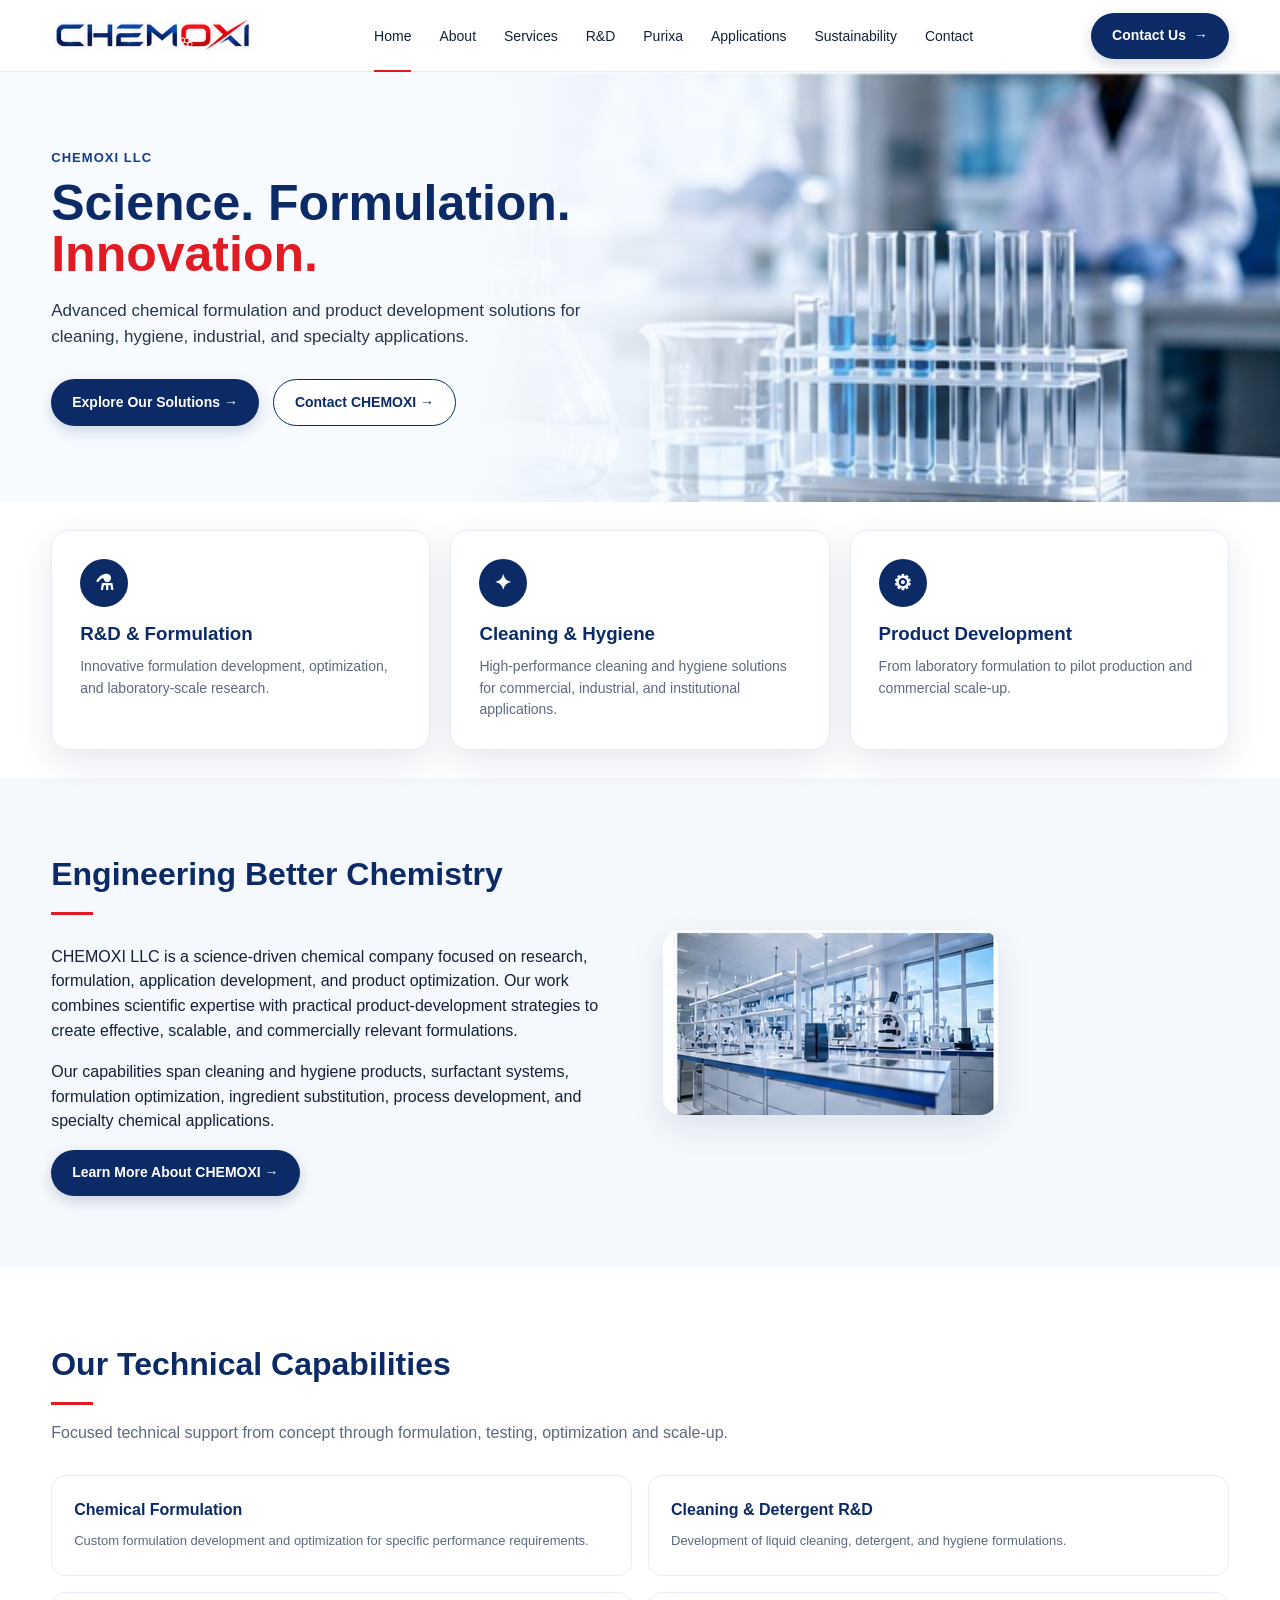
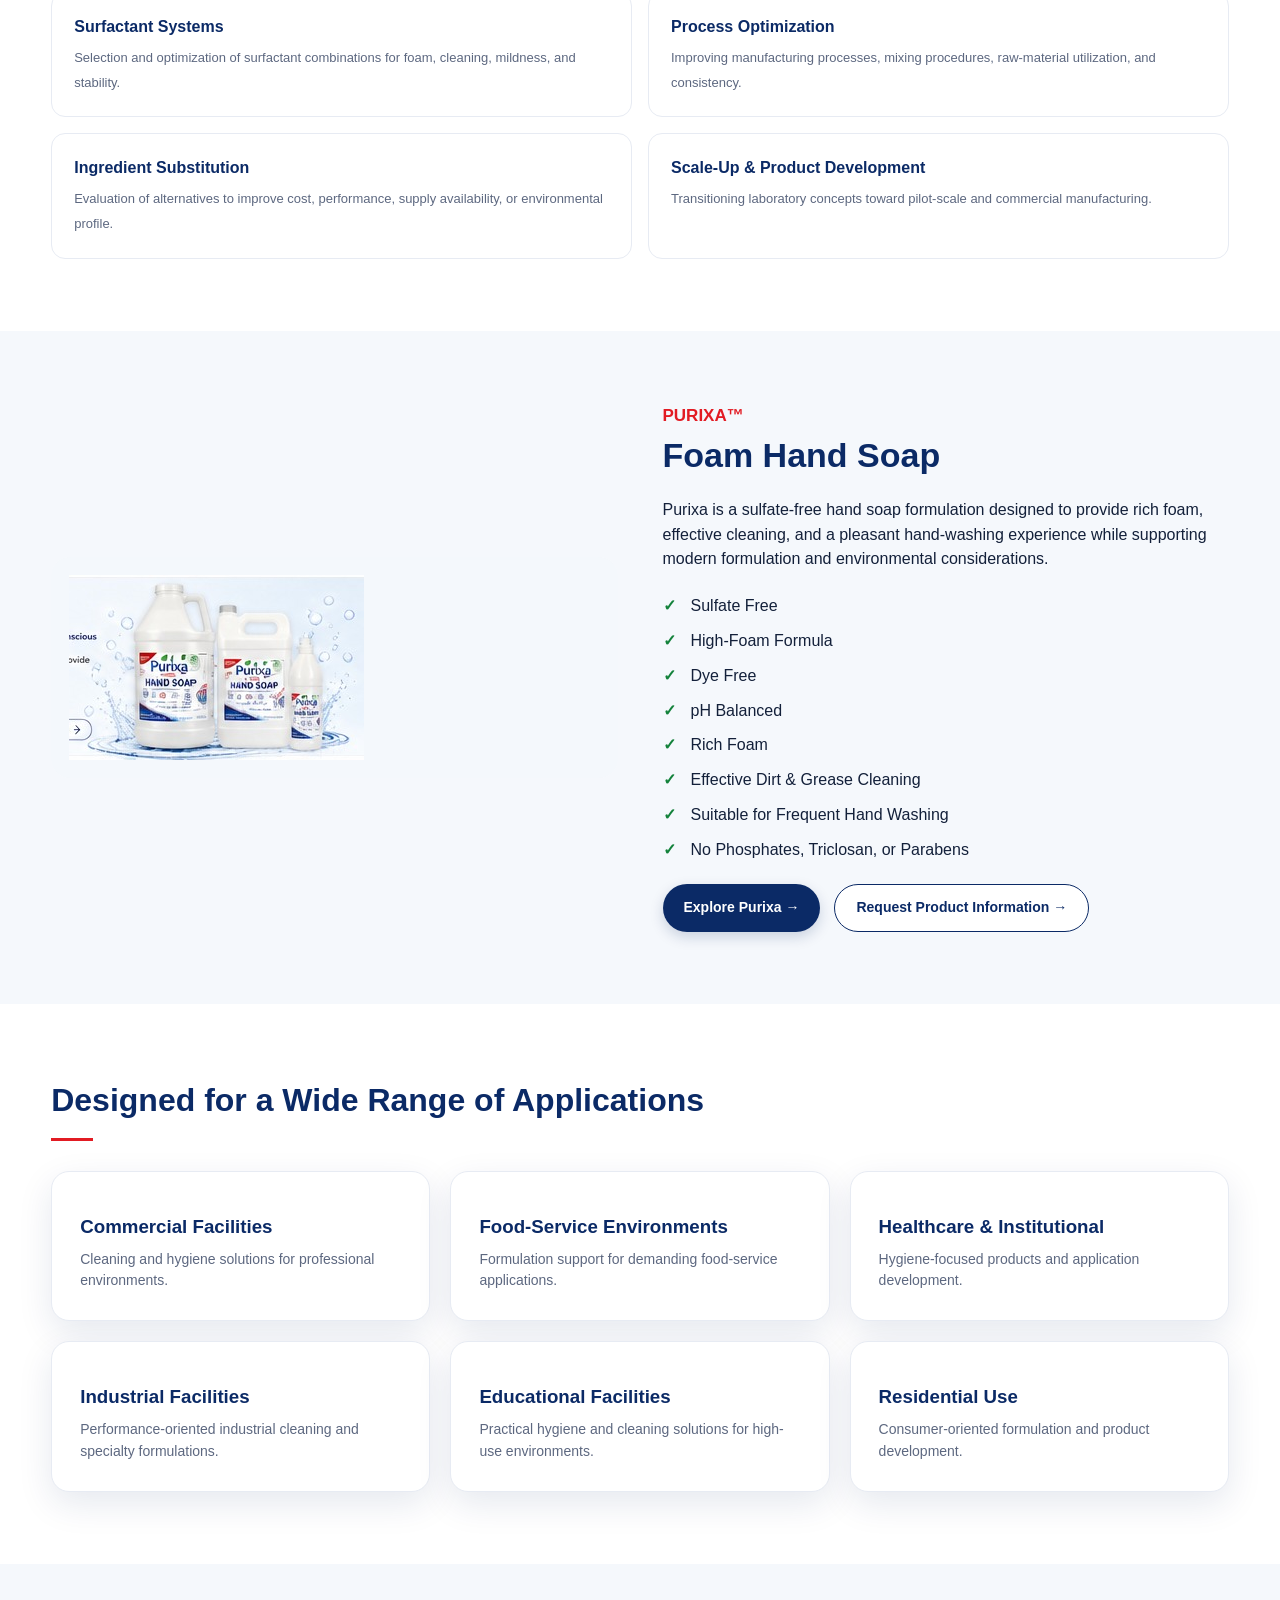
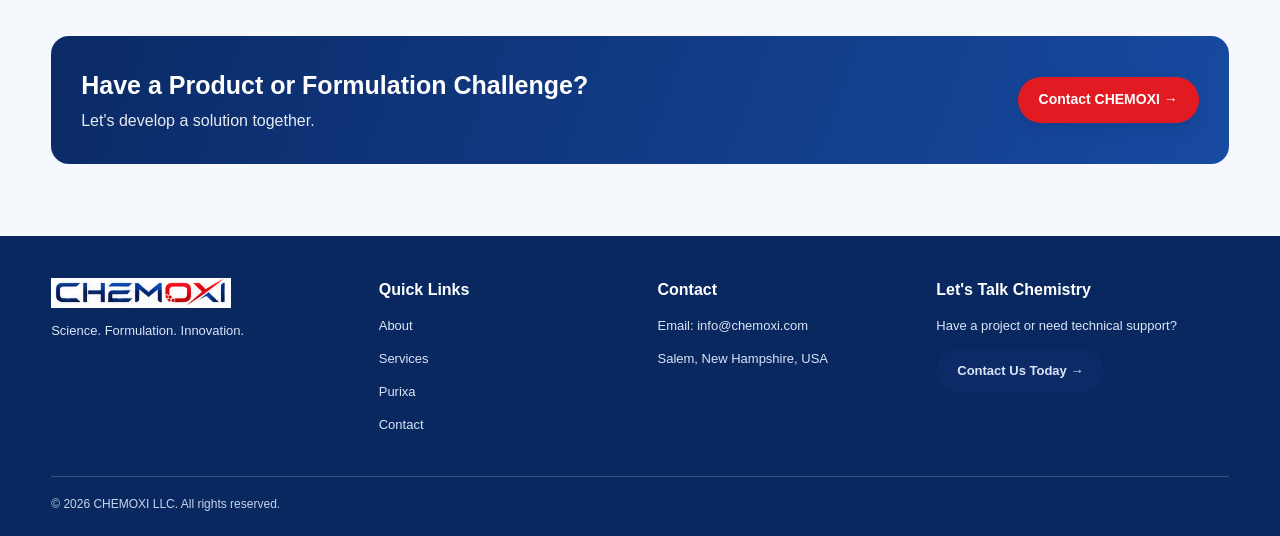
<file: index.html>
<!doctype html>
<html lang="en">
<head>
<meta charset="utf-8">
<meta name="viewport" content="width=device-width,initial-scale=1">
<title>Science. Formulation. Innovation. | CHEMOXI LLC</title>
<meta name="description" content="CHEMOXI — chemical formulation, R&D, cleaning and hygiene, and product development.">
<link rel="stylesheet" href="style.css">
</head>
<body>

<header class="topbar">
  <div class="container nav">
    <a href="index.html"><img class="logo" src="chemoxi-logo.png" alt="CHEMOXI"></a>
    <nav class="navlinks">
      <a class="active" href="index.html">Home</a>
      <a class="" href="about.html">About</a>
      <a class="" href="services.html">Services</a>
      <a href="services.html#rd">R&amp;D</a>
      <a class="" href="products.html">Purixa</a>
      <a href="services.html#applications">Applications</a>
      <a href="about.html#sustainability">Sustainability</a>
      <a class="" href="contact.html">Contact</a>
    </nav>
    <a class="cta" href="contact.html">Contact Us&nbsp; →</a>
    <button class="menu" aria-label="Menu">☰</button>
  </div>
</header>


<section class="hero">
  <div class="hero-content">
    <div class="hero-copy">
      <div class="kicker">CHEMOXI LLC</div>
      <h1>Science. Formulation.<br><span>Innovation.</span></h1>
      <p>Advanced chemical formulation and product development solutions for cleaning, hygiene, industrial, and specialty applications.</p>
      <div class="actions"><a class="cta" href="services.html">Explore Our Solutions →</a><a class="cta outline" href="contact.html">Contact CHEMOXI →</a></div>
    </div>
  </div>
</section>

<section class="section" style="padding:28px 0">
<div class="container cards">
  <div class="card"><div class="icon">⚗</div><h3>R&amp;D &amp; Formulation</h3><p>Innovative formulation development, optimization, and laboratory-scale research.</p></div>
  <div class="card"><div class="icon">✦</div><h3>Cleaning &amp; Hygiene</h3><p>High-performance cleaning and hygiene solutions for commercial, industrial, and institutional applications.</p></div>
  <div class="card"><div class="icon">⚙</div><h3>Product Development</h3><p>From laboratory formulation to pilot production and commercial scale-up.</p></div>
</div>
</section>

<section class="section alt">
<div class="container split">
  <div><div class="section-head"><h2>Engineering Better Chemistry</h2></div>
    <p>CHEMOXI LLC is a science-driven chemical company focused on research, formulation, application development, and product optimization. Our work combines scientific expertise with practical product-development strategies to create effective, scalable, and commercially relevant formulations.</p>
    <p>Our capabilities span cleaning and hygiene products, surfactant systems, formulation optimization, ingredient substitution, process development, and specialty chemical applications.</p>
    <a class="cta" href="about.html">Learn More About CHEMOXI →</a>
  </div>
  <img src="lab.jpg" alt="CHEMOXI laboratory environment">
</div>
</section>

<section class="section">
<div class="container">
  <div class="section-head"><h2>Our Technical Capabilities</h2><p>Focused technical support from concept through formulation, testing, optimization and scale-up.</p></div>
  <div class="capabilities">
    <div class="cap"><strong>Chemical Formulation</strong><span>Custom formulation development and optimization for specific performance requirements.</span></div>
    <div class="cap"><strong>Cleaning &amp; Detergent R&amp;D</strong><span>Development of liquid cleaning, detergent, and hygiene formulations.</span></div>
    <div class="cap"><strong>Surfactant Systems</strong><span>Selection and optimization of surfactant combinations for foam, cleaning, mildness, and stability.</span></div>
    <div class="cap"><strong>Process Optimization</strong><span>Improving manufacturing processes, mixing procedures, raw-material utilization, and consistency.</span></div>
    <div class="cap"><strong>Ingredient Substitution</strong><span>Evaluation of alternatives to improve cost, performance, supply availability, or environmental profile.</span></div>
    <div class="cap"><strong>Scale-Up &amp; Product Development</strong><span>Transitioning laboratory concepts toward pilot-scale and commercial manufacturing.</span></div>
  </div>
</div>
</section>

<section class="section alt">
<div class="container product">
  <div class="product-photo"><img src="purixa-products.jpg" alt="Purixa hand soap product range"></div>
  <div>
    <h2><span>PURIXA™</span>Foam Hand Soap</h2>
    <p>Purixa is a sulfate-free hand soap formulation designed to provide rich foam, effective cleaning, and a pleasant hand-washing experience while supporting modern formulation and environmental considerations.</p>
    <ul class="checks"><li>Sulfate Free</li><li>High-Foam Formula</li><li>Dye Free</li><li>pH Balanced</li><li>Rich Foam</li><li>Effective Dirt &amp; Grease Cleaning</li><li>Suitable for Frequent Hand Washing</li><li>No Phosphates, Triclosan, or Parabens</li></ul>
    <div class="actions"><a class="cta" href="products.html">Explore Purixa →</a><a class="cta outline" href="contact.html">Request Product Information →</a></div>
  </div>
</div>
</section>

<section class="section" id="applications">
<div class="container"><div class="section-head"><h2>Designed for a Wide Range of Applications</h2></div>
<div class="cards">
<div class="card"><h3>Commercial Facilities</h3><p>Cleaning and hygiene solutions for professional environments.</p></div>
<div class="card"><h3>Food-Service Environments</h3><p>Formulation support for demanding food-service applications.</p></div>
<div class="card"><h3>Healthcare &amp; Institutional</h3><p>Hygiene-focused products and application development.</p></div>
<div class="card"><h3>Industrial Facilities</h3><p>Performance-oriented industrial cleaning and specialty formulations.</p></div>
<div class="card"><h3>Educational Facilities</h3><p>Practical hygiene and cleaning solutions for high-use environments.</p></div>
<div class="card"><h3>Residential Use</h3><p>Consumer-oriented formulation and product development.</p></div>
</div></div>
</section>

<section class="section alt">
<div class="container"><div class="banner"><div><h3>Have a Product or Formulation Challenge?</h3><p>Let's develop a solution together.</p></div><a class="cta red" href="contact.html">Contact CHEMOXI →</a></div></div>
</section>


<footer class="footer">
  <div class="container footer-grid">
    <div>
      <img class="footer-logo" src="chemoxi-logo.png" alt="CHEMOXI">
      <p>Science. Formulation. Innovation.</p>
    </div>
    <div><h4>Quick Links</h4>
      <p><a href="about.html">About</a></p><p><a href="services.html">Services</a></p><p><a href="products.html">Purixa</a></p><p><a href="contact.html">Contact</a></p>
    </div>
    <div><h4>Contact</h4><p>Email: <a href="mailto:info@chemoxi.com">info@chemoxi.com</a></p><p>Salem, New Hampshire, USA</p></div>
    <div><h4>Let's Talk Chemistry</h4><p>Have a project or need technical support?</p><a class="cta" href="contact.html">Contact Us Today →</a></div>
  </div>
  <div class="container copyright">© 2026 CHEMOXI LLC. All rights reserved.</div>
</footer>

</body>
</html>
</file>
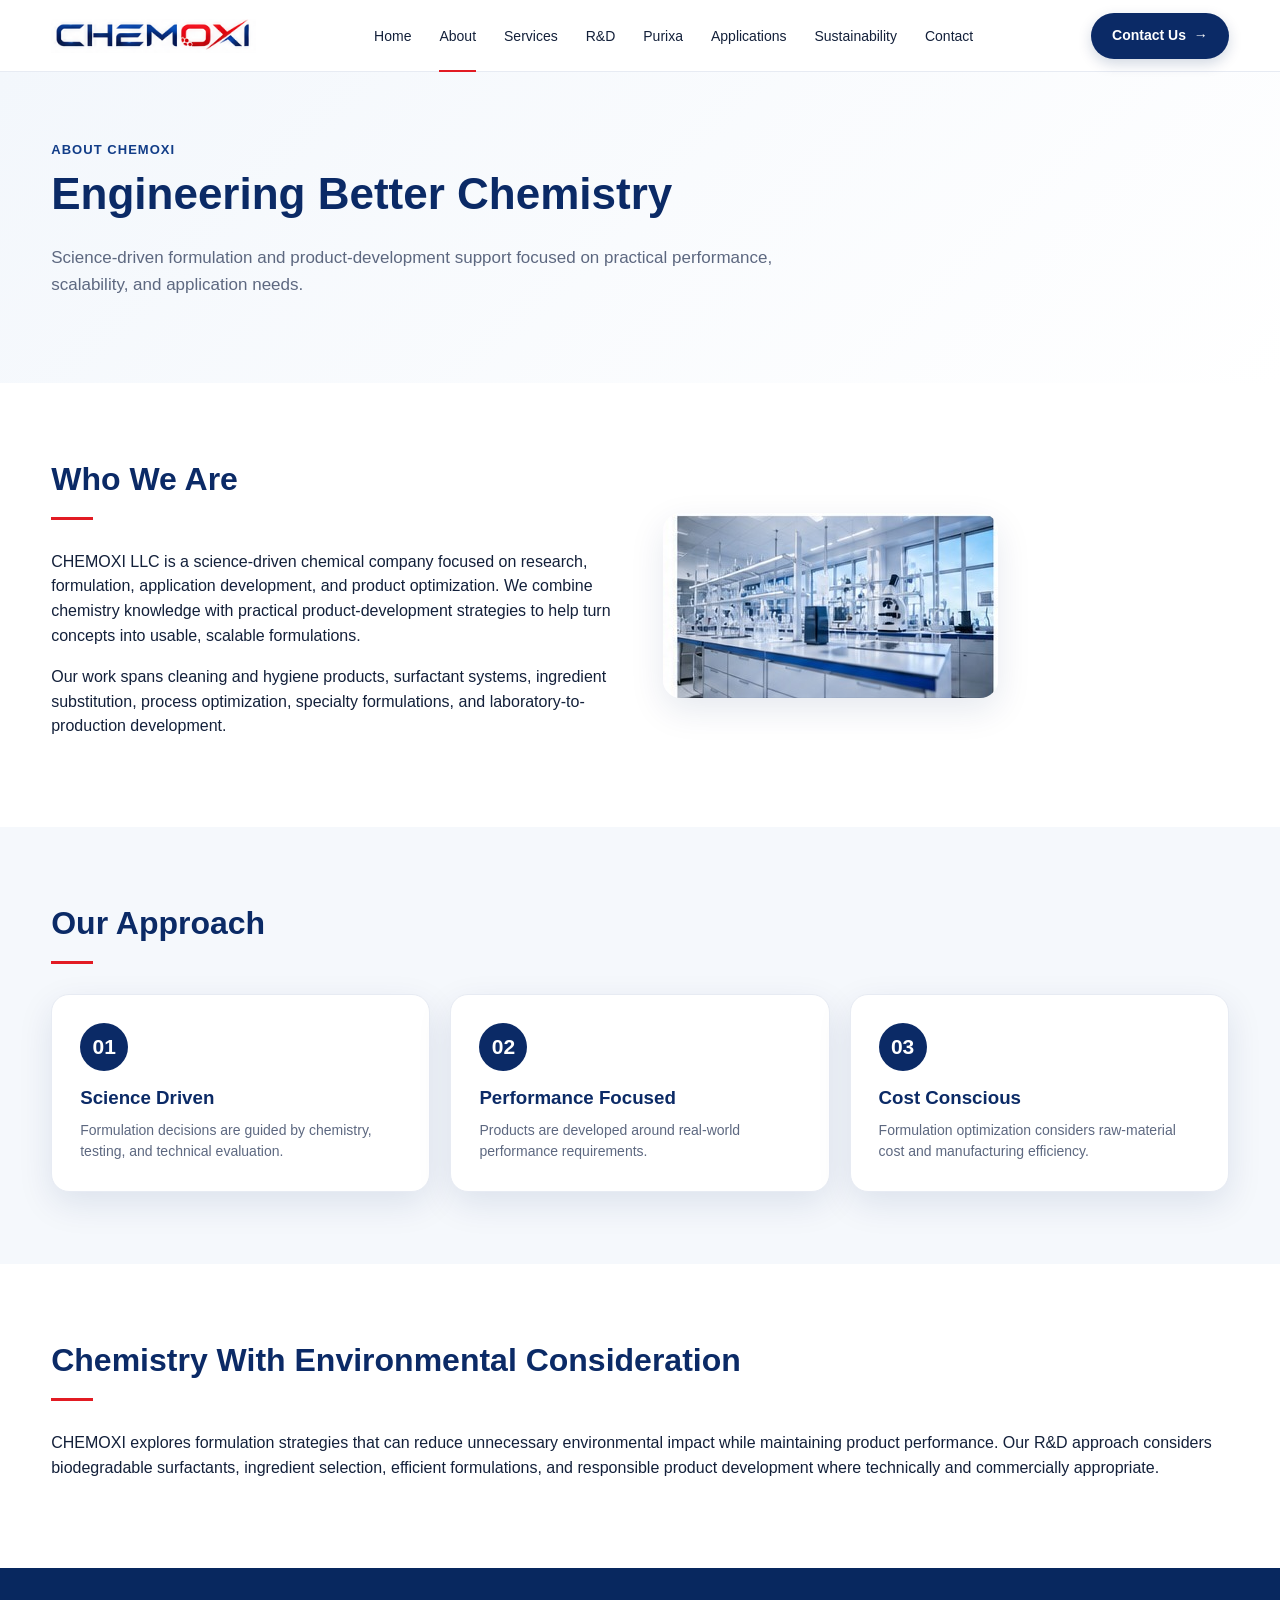
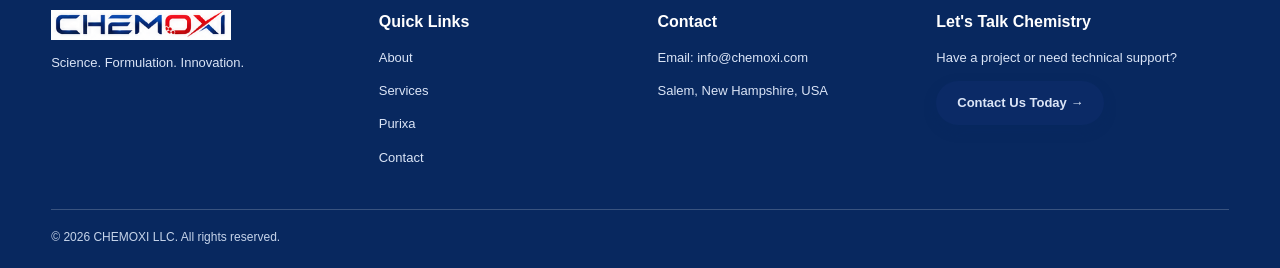
<file: about.html>
<!doctype html>
<html lang="en">
<head>
<meta charset="utf-8">
<meta name="viewport" content="width=device-width,initial-scale=1">
<title>About CHEMOXI | CHEMOXI LLC</title>
<meta name="description" content="CHEMOXI — chemical formulation, R&D, cleaning and hygiene, and product development.">
<link rel="stylesheet" href="style.css">
</head>
<body>

<header class="topbar">
  <div class="container nav">
    <a href="index.html"><img class="logo" src="chemoxi-logo.png" alt="CHEMOXI"></a>
    <nav class="navlinks">
      <a class="" href="index.html">Home</a>
      <a class="active" href="about.html">About</a>
      <a class="" href="services.html">Services</a>
      <a href="services.html#rd">R&amp;D</a>
      <a class="" href="products.html">Purixa</a>
      <a href="services.html#applications">Applications</a>
      <a href="about.html#sustainability">Sustainability</a>
      <a class="" href="contact.html">Contact</a>
    </nav>
    <a class="cta" href="contact.html">Contact Us&nbsp; →</a>
    <button class="menu" aria-label="Menu">☰</button>
  </div>
</header>


<section class="page-hero"><div class="container"><div class="kicker">ABOUT CHEMOXI</div><h1>Engineering Better Chemistry</h1><p>Science-driven formulation and product-development support focused on practical performance, scalability, and application needs.</p></div></section>
<section class="section"><div class="container split">
<div><div class="section-head"><h2>Who We Are</h2></div>
<p>CHEMOXI LLC is a science-driven chemical company focused on research, formulation, application development, and product optimization. We combine chemistry knowledge with practical product-development strategies to help turn concepts into usable, scalable formulations.</p>
<p>Our work spans cleaning and hygiene products, surfactant systems, ingredient substitution, process optimization, specialty formulations, and laboratory-to-production development.</p></div>
<img src="lab.jpg" alt="CHEMOXI laboratory">
</div></section>
<section class="section alt"><div class="container"><div class="section-head"><h2>Our Approach</h2></div><div class="cards">
<div class="card"><div class="icon">01</div><h3>Science Driven</h3><p>Formulation decisions are guided by chemistry, testing, and technical evaluation.</p></div>
<div class="card"><div class="icon">02</div><h3>Performance Focused</h3><p>Products are developed around real-world performance requirements.</p></div>
<div class="card"><div class="icon">03</div><h3>Cost Conscious</h3><p>Formulation optimization considers raw-material cost and manufacturing efficiency.</p></div>
</div></div></section>
<section class="section" id="sustainability"><div class="container"><div class="section-head"><h2>Chemistry With Environmental Consideration</h2></div><p>CHEMOXI explores formulation strategies that can reduce unnecessary environmental impact while maintaining product performance. Our R&amp;D approach considers biodegradable surfactants, ingredient selection, efficient formulations, and responsible product development where technically and commercially appropriate.</p></div></section>


<footer class="footer">
  <div class="container footer-grid">
    <div>
      <img class="footer-logo" src="chemoxi-logo.png" alt="CHEMOXI">
      <p>Science. Formulation. Innovation.</p>
    </div>
    <div><h4>Quick Links</h4>
      <p><a href="about.html">About</a></p><p><a href="services.html">Services</a></p><p><a href="products.html">Purixa</a></p><p><a href="contact.html">Contact</a></p>
    </div>
    <div><h4>Contact</h4><p>Email: <a href="mailto:info@chemoxi.com">info@chemoxi.com</a></p><p>Salem, New Hampshire, USA</p></div>
    <div><h4>Let's Talk Chemistry</h4><p>Have a project or need technical support?</p><a class="cta" href="contact.html">Contact Us Today →</a></div>
  </div>
  <div class="container copyright">© 2026 CHEMOXI LLC. All rights reserved.</div>
</footer>

</body>
</html>
</file>
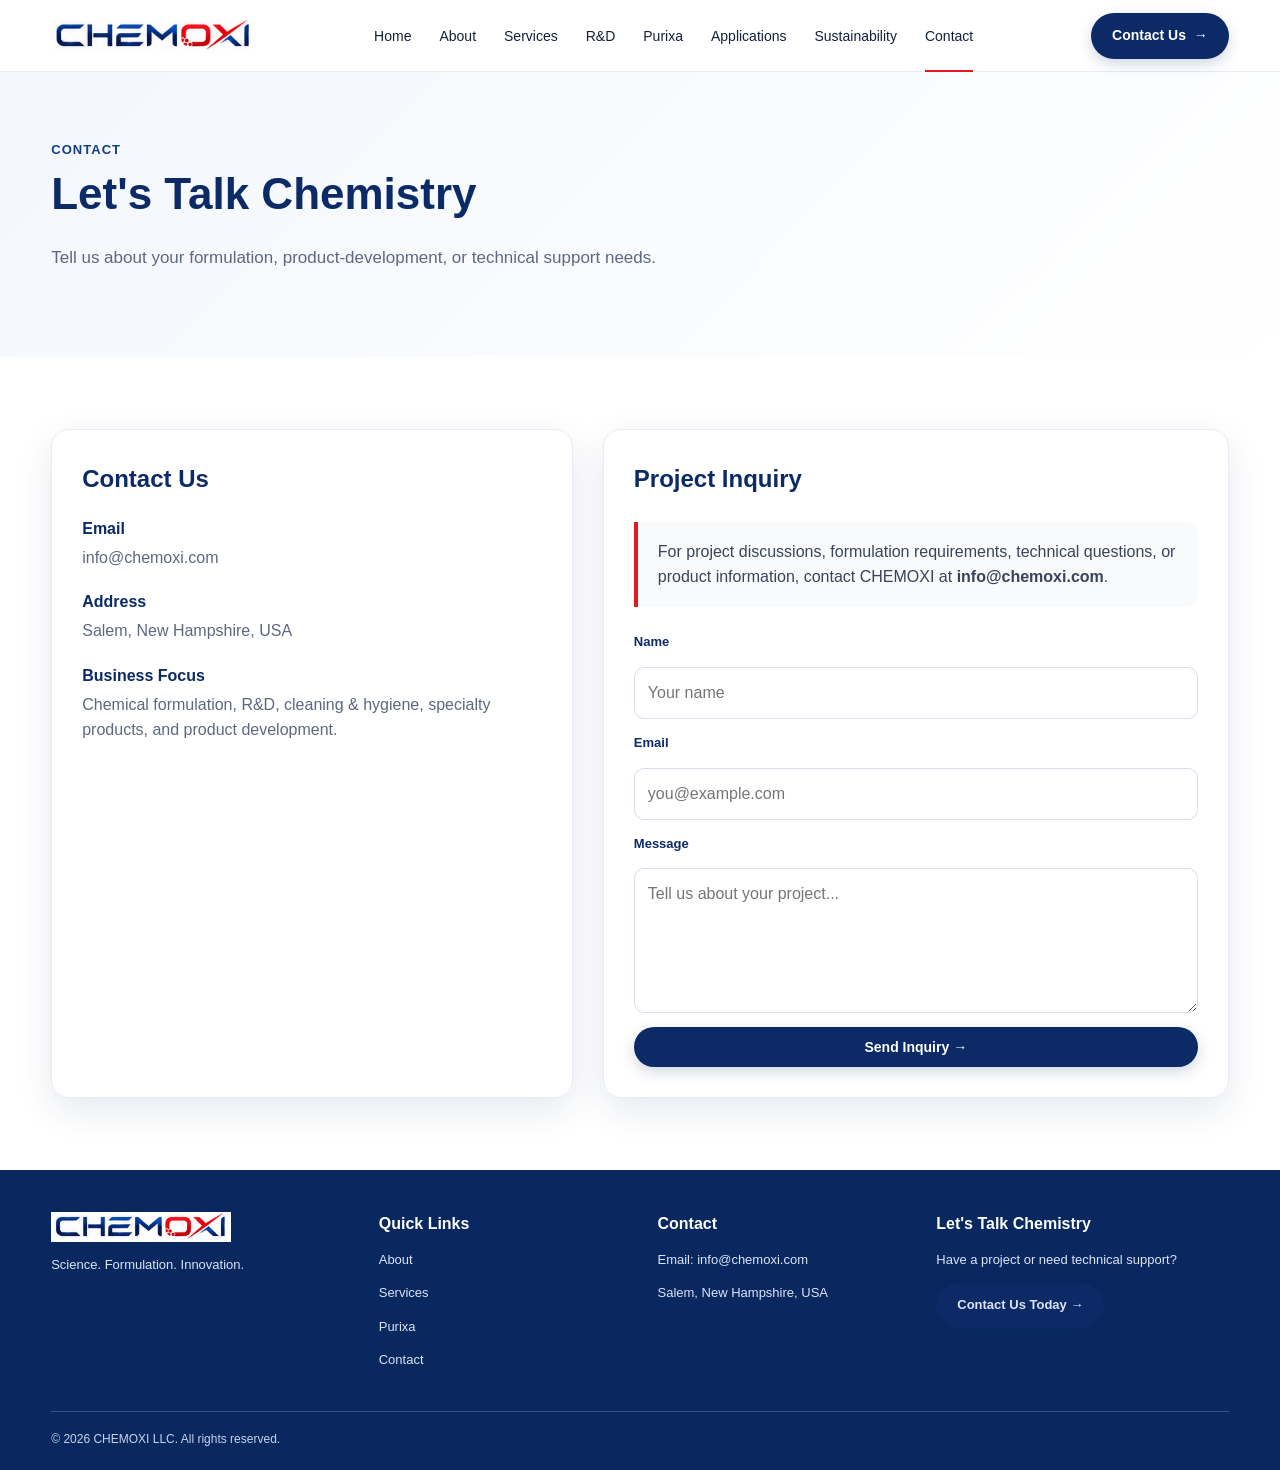
<file: contact.html>
<!doctype html>
<html lang="en">
<head>
<meta charset="utf-8">
<meta name="viewport" content="width=device-width,initial-scale=1">
<title>Contact CHEMOXI | CHEMOXI LLC</title>
<meta name="description" content="CHEMOXI — chemical formulation, R&D, cleaning and hygiene, and product development.">
<link rel="stylesheet" href="style.css">
</head>
<body>

<header class="topbar">
  <div class="container nav">
    <a href="index.html"><img class="logo" src="chemoxi-logo.png" alt="CHEMOXI"></a>
    <nav class="navlinks">
      <a class="" href="index.html">Home</a>
      <a class="" href="about.html">About</a>
      <a class="" href="services.html">Services</a>
      <a href="services.html#rd">R&amp;D</a>
      <a class="" href="products.html">Purixa</a>
      <a href="services.html#applications">Applications</a>
      <a href="about.html#sustainability">Sustainability</a>
      <a class="active" href="contact.html">Contact</a>
    </nav>
    <a class="cta" href="contact.html">Contact Us&nbsp; →</a>
    <button class="menu" aria-label="Menu">☰</button>
  </div>
</header>


<section class="page-hero"><div class="container"><div class="kicker">CONTACT</div><h1>Let's Talk Chemistry</h1><p>Tell us about your formulation, product-development, or technical support needs.</p></div></section>
<section class="section"><div class="container contact-grid">
<div class="contact-card">
<h2 style="color:var(--navy);margin-top:0">Contact Us</h2>
<div class="contact-item"><strong>Email</strong><a href="mailto:info@chemoxi.com">info@chemoxi.com</a></div>
<div class="contact-item"><strong>Address</strong><span>Salem, New Hampshire, USA</span></div>
<div class="contact-item"><strong>Business Focus</strong><span>Chemical formulation, R&amp;D, cleaning &amp; hygiene, specialty products, and product development.</span></div>
</div>
<div class="contact-card">
<h2 style="color:var(--navy);margin-top:0">Project Inquiry</h2>
<div class="note">For project discussions, formulation requirements, technical questions, or product information, contact CHEMOXI at <a href="mailto:info@chemoxi.com"><strong>info@chemoxi.com</strong></a>.</div>
<form action="mailto:info@chemoxi.com" method="post" enctype="text/plain">
<label>Name</label><input name="name" type="text" placeholder="Your name">
<label>Email</label><input name="email" type="email" placeholder="you@example.com">
<label>Message</label><textarea name="message" placeholder="Tell us about your project..."></textarea>
<button class="cta" type="submit" style="border:0;cursor:pointer">Send Inquiry →</button>
</form>
</div>
</div></section>


<footer class="footer">
  <div class="container footer-grid">
    <div>
      <img class="footer-logo" src="chemoxi-logo.png" alt="CHEMOXI">
      <p>Science. Formulation. Innovation.</p>
    </div>
    <div><h4>Quick Links</h4>
      <p><a href="about.html">About</a></p><p><a href="services.html">Services</a></p><p><a href="products.html">Purixa</a></p><p><a href="contact.html">Contact</a></p>
    </div>
    <div><h4>Contact</h4><p>Email: <a href="mailto:info@chemoxi.com">info@chemoxi.com</a></p><p>Salem, New Hampshire, USA</p></div>
    <div><h4>Let's Talk Chemistry</h4><p>Have a project or need technical support?</p><a class="cta" href="contact.html">Contact Us Today →</a></div>
  </div>
  <div class="container copyright">© 2026 CHEMOXI LLC. All rights reserved.</div>
</footer>

</body>
</html>
</file>
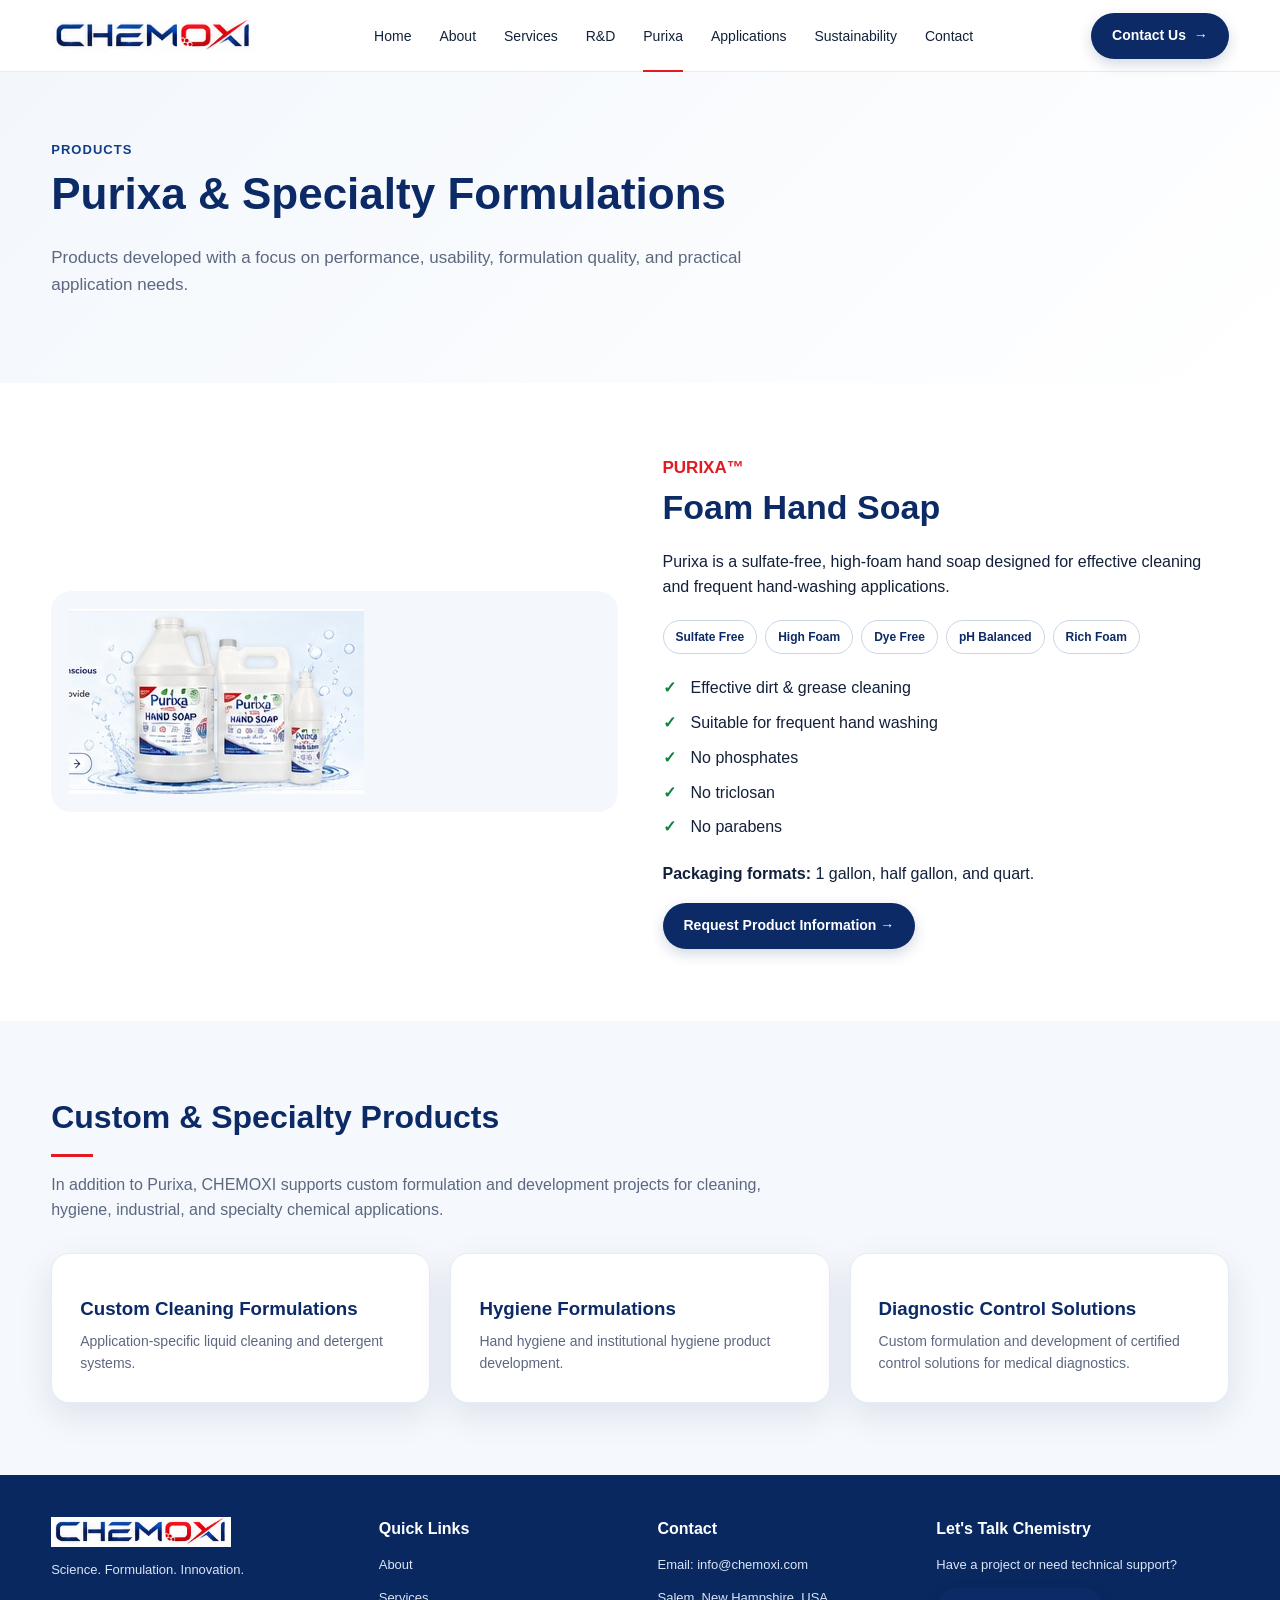
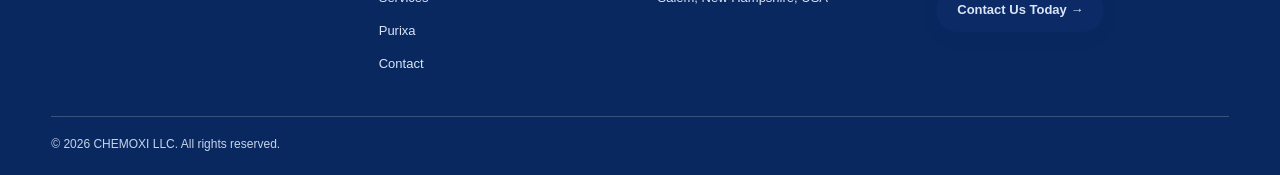
<file: products.html>
<!doctype html>
<html lang="en">
<head>
<meta charset="utf-8">
<meta name="viewport" content="width=device-width,initial-scale=1">
<title>Products | CHEMOXI LLC</title>
<meta name="description" content="CHEMOXI — chemical formulation, R&D, cleaning and hygiene, and product development.">
<link rel="stylesheet" href="style.css">
</head>
<body>

<header class="topbar">
  <div class="container nav">
    <a href="index.html"><img class="logo" src="chemoxi-logo.png" alt="CHEMOXI"></a>
    <nav class="navlinks">
      <a class="" href="index.html">Home</a>
      <a class="" href="about.html">About</a>
      <a class="" href="services.html">Services</a>
      <a href="services.html#rd">R&amp;D</a>
      <a class="active" href="products.html">Purixa</a>
      <a href="services.html#applications">Applications</a>
      <a href="about.html#sustainability">Sustainability</a>
      <a class="" href="contact.html">Contact</a>
    </nav>
    <a class="cta" href="contact.html">Contact Us&nbsp; →</a>
    <button class="menu" aria-label="Menu">☰</button>
  </div>
</header>


<section class="page-hero"><div class="container"><div class="kicker">PRODUCTS</div><h1>Purixa &amp; Specialty Formulations</h1><p>Products developed with a focus on performance, usability, formulation quality, and practical application needs.</p></div></section>
<section class="section"><div class="container product">
<div class="product-photo"><img src="purixa-products.jpg" alt="Purixa Foam Hand Soap"></div>
<div><h2><span>PURIXA™</span>Foam Hand Soap</h2><p>Purixa is a sulfate-free, high-foam hand soap designed for effective cleaning and frequent hand-washing applications.</p>
<div class="badges"><span class="badge">Sulfate Free</span><span class="badge">High Foam</span><span class="badge">Dye Free</span><span class="badge">pH Balanced</span><span class="badge">Rich Foam</span></div>
<ul class="checks"><li>Effective dirt &amp; grease cleaning</li><li>Suitable for frequent hand washing</li><li>No phosphates</li><li>No triclosan</li><li>No parabens</li></ul>
<p><strong>Packaging formats:</strong> 1 gallon, half gallon, and quart.</p>
<a class="cta" href="contact.html">Request Product Information →</a></div>
</div></section>
<section class="section alt"><div class="container"><div class="section-head"><h2>Custom &amp; Specialty Products</h2><p>In addition to Purixa, CHEMOXI supports custom formulation and development projects for cleaning, hygiene, industrial, and specialty chemical applications.</p></div><div class="cards">
<div class="card"><h3>Custom Cleaning Formulations</h3><p>Application-specific liquid cleaning and detergent systems.</p></div>
<div class="card"><h3>Hygiene Formulations</h3><p>Hand hygiene and institutional hygiene product development.</p></div>
<div class="card"><h3>Diagnostic Control Solutions</h3><p>Custom formulation and development of certified control solutions for medical diagnostics.</p></div>
</div></div></section>


<footer class="footer">
  <div class="container footer-grid">
    <div>
      <img class="footer-logo" src="chemoxi-logo.png" alt="CHEMOXI">
      <p>Science. Formulation. Innovation.</p>
    </div>
    <div><h4>Quick Links</h4>
      <p><a href="about.html">About</a></p><p><a href="services.html">Services</a></p><p><a href="products.html">Purixa</a></p><p><a href="contact.html">Contact</a></p>
    </div>
    <div><h4>Contact</h4><p>Email: <a href="mailto:info@chemoxi.com">info@chemoxi.com</a></p><p>Salem, New Hampshire, USA</p></div>
    <div><h4>Let's Talk Chemistry</h4><p>Have a project or need technical support?</p><a class="cta" href="contact.html">Contact Us Today →</a></div>
  </div>
  <div class="container copyright">© 2026 CHEMOXI LLC. All rights reserved.</div>
</footer>

</body>
</html>
</file>
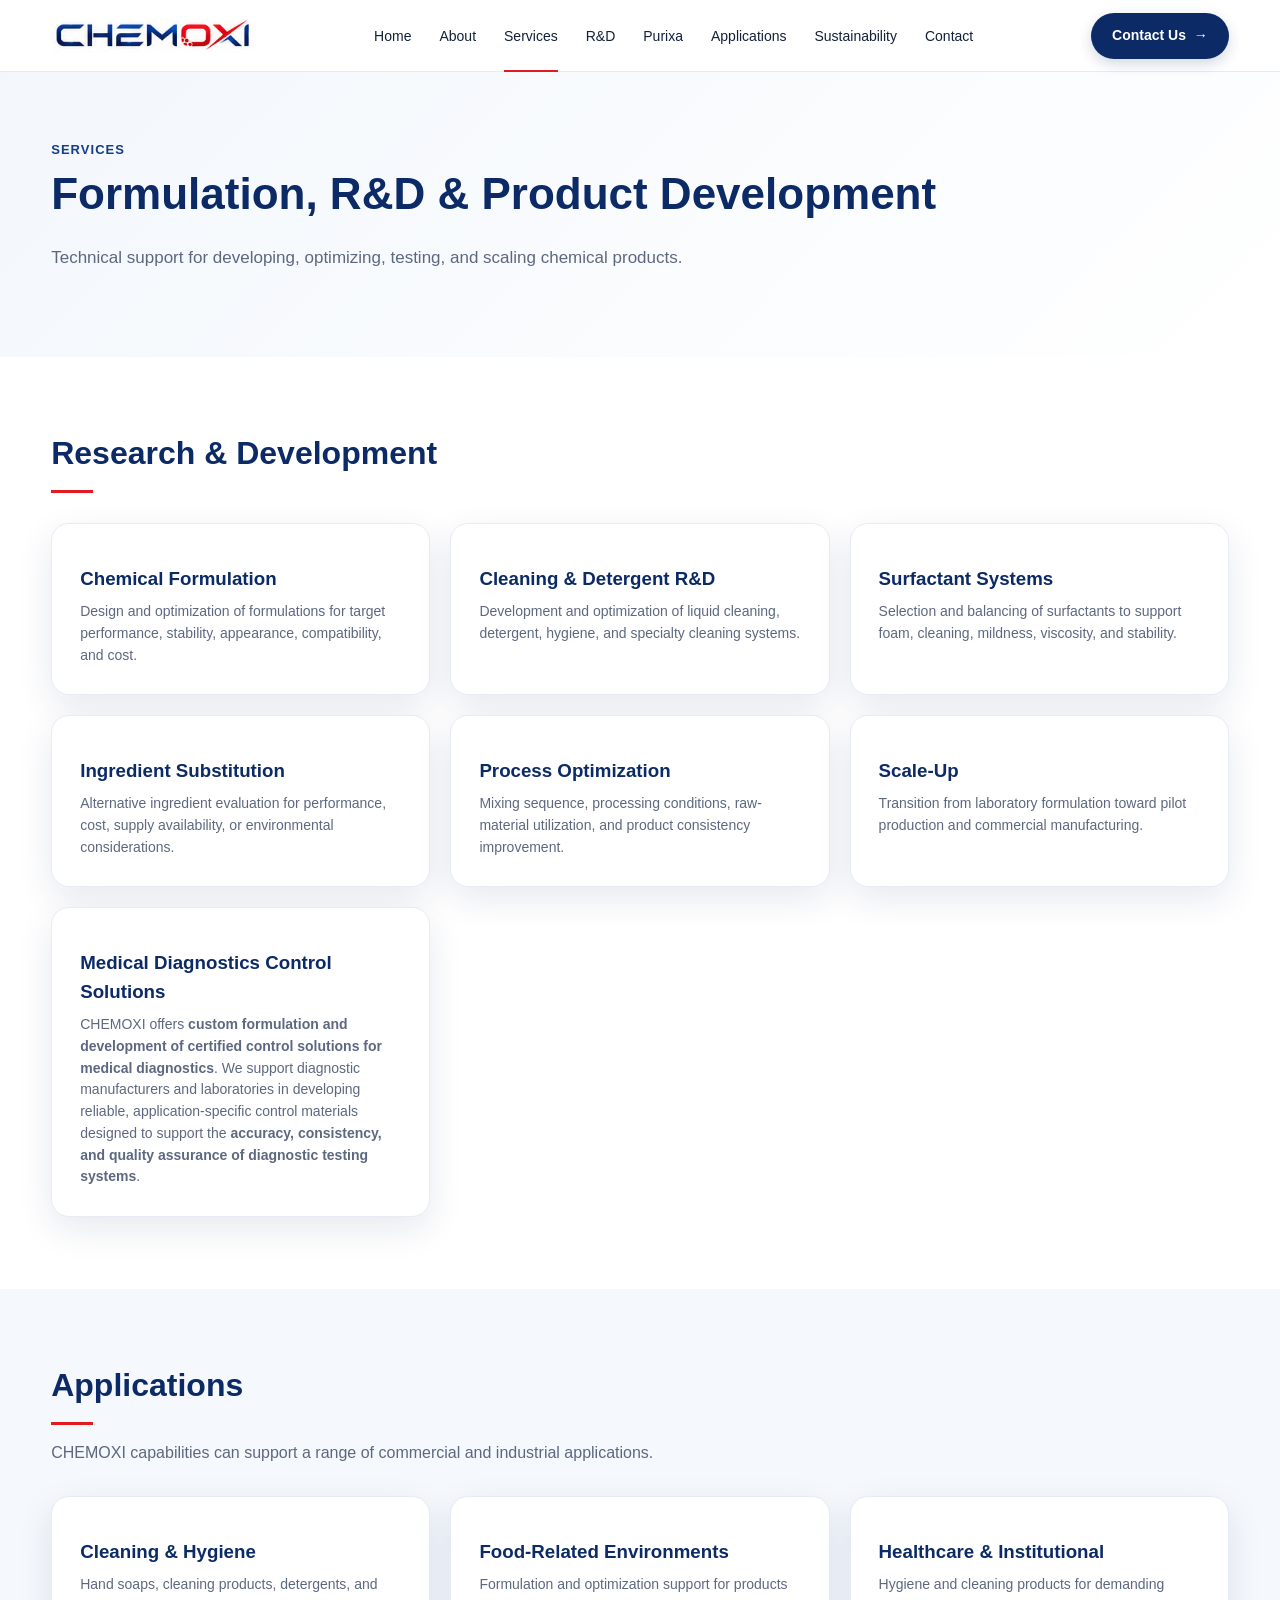
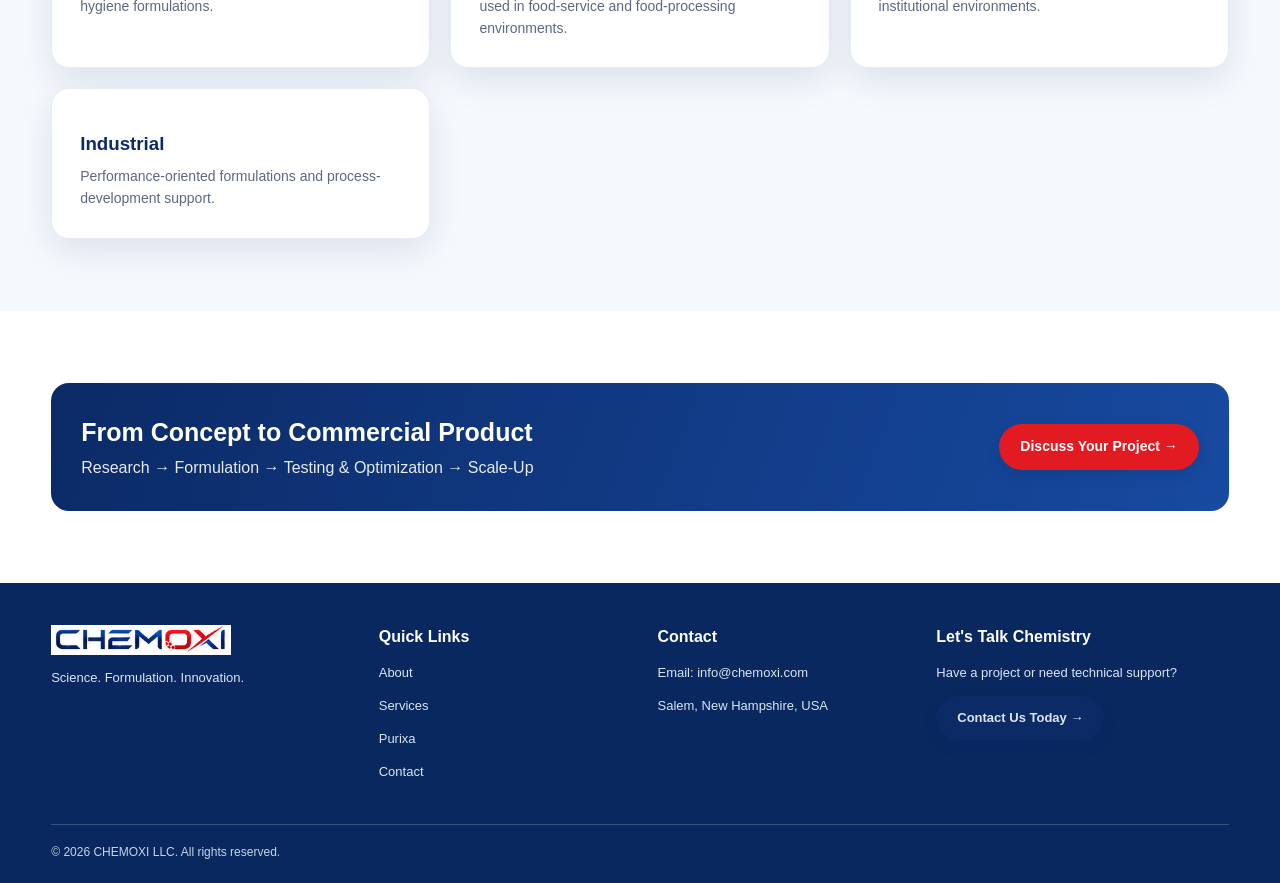
<file: services.html>
<!doctype html>
<html lang="en">
<head>
<meta charset="utf-8">
<meta name="viewport" content="width=device-width,initial-scale=1">
<title>Services | CHEMOXI LLC</title>
<meta name="description" content="CHEMOXI — chemical formulation, R&D, cleaning and hygiene, and product development.">
<link rel="stylesheet" href="style.css">
</head>
<body>

<header class="topbar">
  <div class="container nav">
    <a href="index.html"><img class="logo" src="chemoxi-logo.png" alt="CHEMOXI"></a>
    <nav class="navlinks">
      <a class="" href="index.html">Home</a>
      <a class="" href="about.html">About</a>
      <a class="active" href="services.html">Services</a>
      <a href="services.html#rd">R&amp;D</a>
      <a class="" href="products.html">Purixa</a>
      <a href="services.html#applications">Applications</a>
      <a href="about.html#sustainability">Sustainability</a>
      <a class="" href="contact.html">Contact</a>
    </nav>
    <a class="cta" href="contact.html">Contact Us&nbsp; →</a>
    <button class="menu" aria-label="Menu">☰</button>
  </div>
</header>


<section class="page-hero"><div class="container"><div class="kicker">SERVICES</div><h1>Formulation, R&amp;D &amp; Product Development</h1><p>Technical support for developing, optimizing, testing, and scaling chemical products.</p></div></section>
<section class="section" id="rd"><div class="container"><div class="section-head"><h2>Research &amp; Development</h2></div><div class="cards">
<div class="card"><h3>Chemical Formulation</h3><p>Design and optimization of formulations for target performance, stability, appearance, compatibility, and cost.</p></div>
<div class="card"><h3>Cleaning &amp; Detergent R&amp;D</h3><p>Development and optimization of liquid cleaning, detergent, hygiene, and specialty cleaning systems.</p></div>
<div class="card"><h3>Surfactant Systems</h3><p>Selection and balancing of surfactants to support foam, cleaning, mildness, viscosity, and stability.</p></div>
<div class="card"><h3>Ingredient Substitution</h3><p>Alternative ingredient evaluation for performance, cost, supply availability, or environmental considerations.</p></div>
<div class="card"><h3>Process Optimization</h3><p>Mixing sequence, processing conditions, raw-material utilization, and product consistency improvement.</p></div>
<div class="card"><h3>Scale-Up</h3><p>Transition from laboratory formulation toward pilot production and commercial manufacturing.</p></div>
<div class="card"><h3>Medical Diagnostics Control Solutions</h3><p>CHEMOXI offers <strong>custom formulation and development of certified control solutions for medical diagnostics</strong>. We support diagnostic manufacturers and laboratories in developing reliable, application-specific control materials designed to support the <strong>accuracy, consistency, and quality assurance of diagnostic testing systems</strong>.</p></div>
</div></div></section>
<section class="section alt" id="applications"><div class="container"><div class="section-head"><h2>Applications</h2><p>CHEMOXI capabilities can support a range of commercial and industrial applications.</p></div><div class="cards">
<div class="card"><h3>Cleaning &amp; Hygiene</h3><p>Hand soaps, cleaning products, detergents, and hygiene formulations.</p></div>
<div class="card"><h3>Food-Related Environments</h3><p>Formulation and optimization support for products used in food-service and food-processing environments.</p></div>
<div class="card"><h3>Healthcare &amp; Institutional</h3><p>Hygiene and cleaning products for demanding institutional environments.</p></div>
<div class="card"><h3>Industrial</h3><p>Performance-oriented formulations and process-development support.</p></div>
</div></div></section>
<section class="section"><div class="container"><div class="banner"><div><h3>From Concept to Commercial Product</h3><p>Research → Formulation → Testing &amp; Optimization → Scale-Up</p></div><a class="cta red" href="contact.html">Discuss Your Project →</a></div></div></section>


<footer class="footer">
  <div class="container footer-grid">
    <div>
      <img class="footer-logo" src="chemoxi-logo.png" alt="CHEMOXI">
      <p>Science. Formulation. Innovation.</p>
    </div>
    <div><h4>Quick Links</h4>
      <p><a href="about.html">About</a></p><p><a href="services.html">Services</a></p><p><a href="products.html">Purixa</a></p><p><a href="contact.html">Contact</a></p>
    </div>
    <div><h4>Contact</h4><p>Email: <a href="mailto:info@chemoxi.com">info@chemoxi.com</a></p><p>Salem, New Hampshire, USA</p></div>
    <div><h4>Let's Talk Chemistry</h4><p>Have a project or need technical support?</p><a class="cta" href="contact.html">Contact Us Today →</a></div>
  </div>
  <div class="container copyright">© 2026 CHEMOXI LLC. All rights reserved.</div>
</footer>

</body>
</html>
</file>
<file: style.css>
:root{
  --navy:#0b2a66;
  --navy2:#08285f;
  --blue:#123d88;
  --red:#e21b23;
  --ink:#13203a;
  --muted:#5d6880;
  --line:#e7ebf3;
  --soft:#f5f8fc;
  --white:#fff;
  --shadow:0 12px 35px rgba(13,42,102,.10);
  --radius:18px;
}
*{box-sizing:border-box}
html{scroll-behavior:smooth}
body{margin:0;font-family:Inter,Segoe UI,Arial,sans-serif;color:var(--ink);background:#fff;line-height:1.55}
a{color:inherit;text-decoration:none}
img{max-width:100%;display:block}
.container{width:min(1180px,92%);margin:auto}
.topbar{height:72px;border-bottom:1px solid var(--line);background:#fff;position:sticky;top:0;z-index:50}
.nav{height:72px;display:flex;align-items:center;justify-content:space-between;gap:25px}
.logo{width:205px}
.navlinks{display:flex;align-items:center;gap:28px;font-size:14px}
.navlinks a{padding:26px 0 23px;border-bottom:2px solid transparent}
.navlinks a:hover,.navlinks a.active{border-bottom-color:var(--red)}
.cta{display:inline-flex;align-items:center;justify-content:center;gap:9px;background:var(--navy);color:#fff;padding:12px 21px;border-radius:28px;font-weight:700;font-size:14px;box-shadow:0 5px 14px rgba(8,40,95,.18)}
.cta:hover{background:#0d367d}
.cta.red{background:var(--red)}
.outline{background:#fff;color:var(--navy);border:1px solid var(--navy);box-shadow:none}
.menu{display:none;border:0;background:none;font-size:28px;color:var(--navy)}

.hero{min-height:430px;background:linear-gradient(90deg,#f7fbff 0%,#f7fbff 36%,rgba(247,251,255,.88) 49%,rgba(255,255,255,0) 75%),url("hero-lab.jpg") right center/auto 100% no-repeat;display:flex;align-items:center}
.hero-content{width:min(1180px,92%);margin:auto}
.hero-copy{width:52%;padding:65px 0}
.kicker{font-weight:800;letter-spacing:.08em;text-transform:uppercase;color:var(--blue);font-size:13px}
.hero h1{font-size:50px;line-height:1.02;margin:10px 0 18px;color:var(--navy)}
.hero h1 span{color:var(--red)}
.hero p{font-size:17px;max-width:560px;color:#29354c;margin-bottom:28px}
.actions{display:flex;gap:14px;flex-wrap:wrap}
.section{padding:72px 0}
.section.alt{background:var(--soft)}
.section-head{margin-bottom:30px}
.section-head h2{font-size:32px;color:var(--navy);margin:0 0 10px}
.section-head h2:after{content:"";display:block;width:42px;height:3px;background:var(--red);margin-top:12px}
.section-head p{max-width:760px;color:var(--muted)}
.cards{display:grid;grid-template-columns:repeat(3,1fr);gap:20px}
.card{border:1px solid var(--line);border-radius:var(--radius);padding:28px;background:#fff;box-shadow:var(--shadow)}
.card h3{margin:12px 0 8px;color:var(--navy)}
.card p{color:var(--muted);font-size:14px;margin:0}
.icon{width:48px;height:48px;border-radius:50%;display:grid;place-items:center;background:var(--navy);color:#fff;font-weight:800;font-size:21px}
.split{display:grid;grid-template-columns:1fr 1fr;gap:45px;align-items:center}
.split img{border-radius:18px;box-shadow:var(--shadow)}
.checks{padding:0;margin:22px 0;list-style:none}
.checks li{margin:10px 0;padding-left:28px;position:relative}
.checks li:before{content:"✓";position:absolute;left:0;color:#13823b;font-weight:900}
.capabilities{display:grid;grid-template-columns:repeat(2,1fr);gap:16px}
.cap{padding:22px;border:1px solid var(--line);border-radius:14px;background:#fff}
.cap strong{display:block;color:var(--navy);margin-bottom:5px}
.cap span{color:var(--muted);font-size:13px}
.banner{padding:30px;border-radius:18px;background:linear-gradient(110deg,var(--navy),#174aa1);color:#fff;display:flex;align-items:center;justify-content:space-between;gap:25px}
.banner h3{margin:0 0 5px;font-size:25px}.banner p{margin:0;opacity:.9}
.page-hero{padding:68px 0;background:linear-gradient(135deg,#f3f7fc,#fff)}
.page-hero h1{font-size:44px;color:var(--navy);margin:0 0 10px}.page-hero p{max-width:760px;color:var(--muted);font-size:17px}
.product{display:grid;grid-template-columns:1fr 1fr;gap:45px;align-items:center}
.product-photo{background:#f4f8fc;border-radius:20px;padding:18px}
.product h2{color:var(--navy);font-size:34px;margin:0 0 6px}.product h2 span{color:var(--red);font-size:17px;display:block}
.badges{display:flex;gap:8px;flex-wrap:wrap;margin:20px 0}
.badge{border:1px solid #cbd5e5;border-radius:20px;padding:7px 12px;font-size:12px;font-weight:700;color:var(--navy);background:#fff}
.contact-grid{display:grid;grid-template-columns:1fr 1.2fr;gap:30px}
.contact-card{padding:30px;border:1px solid var(--line);border-radius:18px;box-shadow:var(--shadow)}
.contact-item{margin:20px 0}.contact-item strong{display:block;color:var(--navy);margin-bottom:4px}.contact-item span,.contact-item a{color:var(--muted)}
form{display:grid;gap:14px}label{font-size:13px;font-weight:700;color:var(--navy)}input,textarea{width:100%;border:1px solid #d6deea;border-radius:10px;padding:13px;font:inherit}textarea{min-height:145px;resize:vertical}
.footer{background:var(--navy2);color:#fff;padding:42px 0 22px}.footer-grid{display:grid;grid-template-columns:1.2fr 1fr 1fr 1.2fr;gap:35px}.footer h4{margin:0 0 12px}.footer p,.footer a{color:#dbe5f7;font-size:13px}.footer-logo{width:180px;margin-bottom:12px}.copyright{border-top:1px solid rgba(255,255,255,.2);margin-top:28px;padding-top:18px;color:#c6d4ea;font-size:12px}
.note{border-left:4px solid var(--red);padding:18px 20px;background:#f8fafc;border-radius:0 12px 12px 0;margin:25px 0;color:#39445a}
@media(max-width:900px){
  .navlinks{display:none}.menu{display:block}.nav{height:68px}.topbar{height:68px}
  .hero{min-height:520px;background:linear-gradient(180deg,rgba(247,251,255,.94) 0%,rgba(247,251,255,.92) 56%,rgba(255,255,255,.35) 100%),url("hero-lab.jpg") center bottom/cover no-repeat}
  .hero-copy{width:100%;padding:60px 0}.hero h1{font-size:42px}.cards,.split,.product,.contact-grid,.footer-grid{grid-template-columns:1fr}.capabilities{grid-template-columns:1fr 1fr}
}
@media(max-width:600px){
  .container,.hero-content{width:90%}.hero h1{font-size:36px}.section{padding:52px 0}.page-hero h1{font-size:36px}.capabilities{grid-template-columns:1fr}.banner{align-items:flex-start;flex-direction:column}
}
</file>
